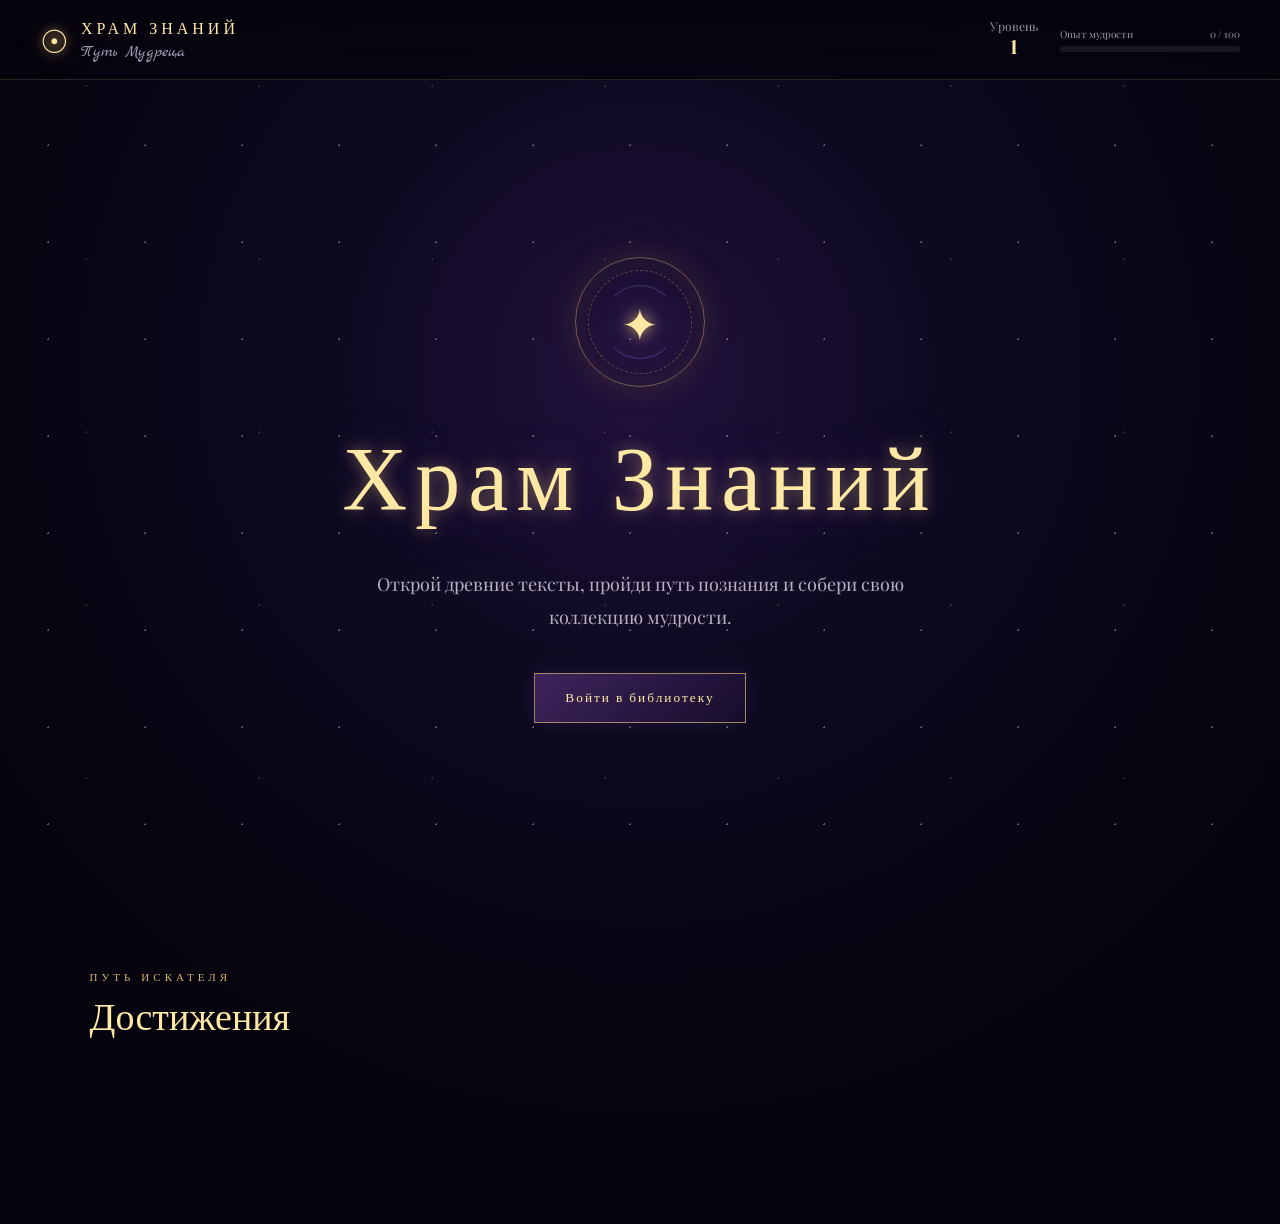
<file: Библиотека/hram-znaniy/index.html>
<!DOCTYPE html>
<html lang="ru">
<head>
    <meta charset="UTF-8">
    <meta name="viewport" content="width=device-width, initial-scale=1.0">

    <title>Храм Знаний — Путь Мудреца</title>

    <link rel="stylesheet" href="css/style.css">
</head>

<body>

    <!-- Космический фон -->
    <div id="stars"></div>
    <div id="particles"></div>

    <!-- Верхняя панель -->
    <header class="topbar">

        <div class="logo">
            <span class="logo-symbol">☉</span>
            <div>
                <div class="logo-title">ХРАМ ЗНАНИЙ</div>
                <div class="logo-subtitle">Путь Мудреца</div>
            </div>
        </div>

        <div class="player-info">

            <div class="level">
                <span>Уровень</span>
                <strong id="playerLevel">1</strong>
            </div>

            <div class="xp-container">
                <div class="xp-label">
                    <span>Опыт мудрости</span>
                    <span id="xpText">0 / 100</span>
                </div>

                <div class="xp-bar">
                    <div id="xpBar"></div>
                </div>
            </div>

        </div>

    </header>


    <!-- Главная сцена -->
    <main>

        <section class="hero">

            <div class="moon"></div>

            <div class="hero-content">

                <div class="rune-circle">
                    <span>✦</span>
                </div>

                <h1>Храм Знаний</h1>

                <p>
                    Открой древние тексты,
                    пройди путь познания
                    и собери свою коллекцию мудрости.
                </p>

                <button id="enterLibrary" class="magic-button">
                    <span>Войти в библиотеку</span>
                </button>

            </div>

        </section>


        <!-- Библиотека -->
        <section id="library" class="library hidden">

            <div class="section-heading">

                <div>
                    <div class="eyebrow">ЗАЛ ДРЕВНЕЙ МУДРОСТИ</div>
                    <h2>Библиотека</h2>
                </div>

                <button id="closeLibrary" class="small-button">
                    ← Вернуться
                </button>

            </div>


            <!-- Полка -->
            <div class="bookshelf">

                <div class="books-row" id="booksRow">
                    <!-- Книги создаются JavaScript -->
                </div>

                <div class="shelf-wood"></div>
                <div class="shelf-shadow"></div>

            </div>


            <div class="library-hint">
                Наведи курсор на книгу, чтобы пробудить её сияние
            </div>

        </section>


        <!-- Окно книги -->
        <section id="reader" class="reader hidden">

            <div class="reader-overlay"></div>

            <div class="book-reader">

                <button id="closeReader" class="reader-close">
                    ✕
                </button>


                <div class="book-cover">

                    <div class="cover-runes">
                        ✦　☾　✧　☉　✧　☾　✦
                    </div>

                    <div class="cover-symbol" id="readerSymbol">
                        ☉
                    </div>

                    <div class="cover-title" id="readerTitle">
                        Книга
                    </div>

                    <div class="cover-author" id="readerAuthor">
                        Автор
                    </div>

                    <button id="openBook" class="magic-button">
                        Открыть книгу
                    </button>

                </div>


                <!-- Разворот -->
                <div id="pages" class="pages hidden">

                    <div class="page left-page">

                        <div class="page-number" id="leftPageNumber">
                            1
                        </div>

                        <div id="leftPageText" class="page-text">
                        </div>

                    </div>


                    <div class="page right-page">

                        <div class="page-number" id="rightPageNumber">
                            2
                        </div>

                        <div id="rightPageText" class="page-text">
                        </div>

                    </div>

                </div>


                <!-- Управление чтением -->
                <div id="readerControls" class="reader-controls hidden">

                    <button id="previousPage" class="page-button">
                        ← Назад
                    </button>

                    <div class="reading-progress">

                        <span id="readingProgressText">
                            0%
                        </span>

                        <div class="reading-progress-bar">
                            <div id="readingProgressBar"></div>
                        </div>

                    </div>

                    <button id="nextPage" class="page-button">
                        Далее →
                    </button>

                </div>

            </div>

        </section>


        <!-- Панель достижений -->
        <section class="achievements">

            <div class="section-heading">
                <div>
                    <div class="eyebrow">ПУТЬ ИСКАТЕЛЯ</div>
                    <h2>Достижения</h2>
                </div>
            </div>

            <div id="achievementsList" class="achievements-grid">
            </div>

        </section>

    </main>


    <!-- Уведомление XP -->
    <div id="xpNotification" class="xp-notification">
        +<span id="xpAmount">0</span> XP
    </div>


    <!-- Скрипты -->
    <script src="js/library.js"></script>
    <script src="js/book-loader.js"></script>
    <script src="js/game.js"></script>
    <script src="js/effects.js"></script>
    <script src="js/app.js"></script>

</body>
</html>
</file>
<file: Библиотека/hram-znaniy/css/style.css>
@import url('https://fonts.googleapis.com/css2?family=Cinzel:wght@400;500;600;700&family=Marck+Script&family=Playfair+Display:wght@400;500;600&display=swap');


:root {
    --gold: #d7b56d;
    --gold-light: #ffe7a4;
    --gold-dark: #80602c;

    --purple: #321b50;
    --purple-light: #7146a1;

    --night: #05030d;
    --night-blue: #080719;

    --text: #eee7d5;
    --muted: #9b94a9;

    --page: #eee4c8;
    --page-dark: #d2c29b;
}


* {
    box-sizing: border-box;
}


html {
    scroll-behavior: smooth;
}


body {
    margin: 0;

    min-height: 100vh;

    color: var(--text);

    background:
        radial-gradient(
            circle at 50% 30%,
            #21123d 0%,
            #0d0920 30%,
            #05030d 70%
        );

    font-family: "Playfair Display", serif;

    overflow-x: hidden;
}


/* =========================
   ЗВЁЗДЫ
========================= */

#stars {
    position: fixed;
    inset: 0;

    pointer-events: none;

    background-image:
        radial-gradient(circle, rgba(255,255,255,.8) 1px, transparent 1px),
        radial-gradient(circle, rgba(215,181,109,.5) 1px, transparent 1px);

    background-size:
        97px 97px,
        173px 173px;

    animation: starsMove 35s linear infinite;

    opacity: .45;

    z-index: -3;
}


#particles {
    position: fixed;
    inset: 0;

    pointer-events: none;

    z-index: -2;
}


@keyframes starsMove {

    from {
        background-position:
            0 0,
            0 0;
    }

    to {
        background-position:
            97px 97px,
            -173px 173px;
    }
}


/* =========================
   TOPBAR
========================= */

.topbar {

    position: fixed;

    top: 0;
    left: 0;
    right: 0;

    height: 80px;

    display: flex;
    align-items: center;
    justify-content: space-between;

    padding: 0 40px;

    background:
        linear-gradient(
            180deg,
            rgba(5,3,13,.96),
            rgba(5,3,13,.65)
        );

    border-bottom: 1px solid rgba(215,181,109,.18);

    backdrop-filter: blur(12px);

    z-index: 100;
}


.logo {

    display: flex;
    align-items: center;
    gap: 12px;
}


.logo-symbol {

    font-size: 32px;

    color: var(--gold-light);

    text-shadow:
        0 0 8px #d7b56d,
        0 0 25px #8e6428;

    animation: symbolPulse 3s ease-in-out infinite;
}


@keyframes symbolPulse {

    0%,100% {
        transform: scale(1);
        opacity: .8;
    }

    50% {
        transform: scale(1.12);
        opacity: 1;
    }
}


.logo-title {

    font-family: Cinzel, serif;

    font-size: 16px;

    letter-spacing: 4px;

    color: var(--gold-light);
}


.logo-subtitle {

    font-family: "Marck Script", cursive;

    color: #aaa0ba;

    font-size: 16px;

    margin-top: 2px;
}


.player-info {

    display: flex;
    align-items: center;

    gap: 22px;
}


.level {

    display: flex;
    flex-direction: column;

    align-items: center;

    font-size: 12px;

    color: var(--muted);
}


.level strong {

    color: var(--gold-light);

    font-family: Cinzel, serif;

    font-size: 20px;
}


.xp-container {
    width: 180px;
}


.xp-label {

    display: flex;
    justify-content: space-between;

    font-size: 10px;

    color: var(--muted);

    margin-bottom: 5px;
}


.xp-bar {

    height: 6px;

    background: rgba(255,255,255,.08);

    border-radius: 20px;

    overflow: hidden;
}


#xpBar {

    height: 100%;

    width: 0%;

    background:
        linear-gradient(
            90deg,
            #7954b5,
            var(--gold-light)
        );

    box-shadow:
        0 0 12px rgba(215,181,109,.8);

    transition: width .6s ease;
}


/* =========================
   HERO
========================= */

.hero {

    min-height: 100vh;

    display: flex;
    align-items: center;
    justify-content: center;

    position: relative;

    padding-top: 80px;
}


.hero-content {

    text-align: center;

    max-width: 700px;

    padding: 40px;
}


.rune-circle {

    width: 130px;
    height: 130px;

    margin: 0 auto 35px;

    border: 1px solid rgba(215,181,109,.45);

    border-radius: 50%;

    display: flex;
    align-items: center;
    justify-content: center;

    position: relative;

    box-shadow:
        0 0 30px rgba(142,100,40,.25),
        inset 0 0 30px rgba(142,100,40,.15);

    animation:
        runeRotate 30s linear infinite,
        runeGlow 4s ease-in-out infinite;
}


.rune-circle::before,
.rune-circle::after {

    content: "";

    position: absolute;

    inset: 12px;

    border: 1px dashed rgba(215,181,109,.35);

    border-radius: 50%;
}


.rune-circle::after {

    inset: 27px;

    border-style: solid;

    border-color:
        rgba(113,70,161,.5)
        transparent
        rgba(113,70,161,.5)
        transparent;
}


.rune-circle span {

    font-size: 45px;

    color: var(--gold-light);

    text-shadow:
        0 0 15px var(--gold),
        0 0 40px #7146a1;
}


@keyframes runeRotate {
    to {
        transform: rotate(360deg);
    }
}


@keyframes runeGlow {

    0%,100% {
        box-shadow:
            0 0 25px rgba(215,181,109,.15);
    }

    50% {
        box-shadow:
            0 0 60px rgba(215,181,109,.35);
    }
}


.hero h1 {

    margin: 0;

    font-family: Cinzel, serif;

    font-size: clamp(45px, 8vw, 90px);

    font-weight: 500;

    letter-spacing: 8px;

    color: var(--gold-light);

    text-shadow:
        0 0 15px rgba(215,181,109,.5),
        0 0 50px rgba(113,70,161,.4);
}


.hero p {

    margin: 25px auto 40px;

    max-width: 550px;

    line-height: 1.8;

    color: #b8b0c3;

    font-size: 18px;
}


/* =========================
   КНОПКИ
========================= */

.magic-button {

    position: relative;

    padding: 15px 30px;

    border: 1px solid rgba(215,181,109,.7);

    background:
        linear-gradient(
            135deg,
            rgba(83,48,119,.7),
            rgba(24,14,45,.9)
        );

    color: var(--gold-light);

    font-family: Cinzel, serif;

    letter-spacing: 2px;

    cursor: pointer;

    transition: .3s;

    box-shadow:
        0 0 20px rgba(113,70,161,.2);
}


.magic-button:hover {

    transform: translateY(-3px);

    border-color: var(--gold-light);

    box-shadow:
        0 0 20px rgba(215,181,109,.3),
        0 0 50px rgba(113,70,161,.35);
}


.small-button,
.page-button {

    border: 1px solid rgba(215,181,109,.3);

    background: rgba(255,255,255,.04);

    color: var(--gold-light);

    padding: 10px 15px;

    cursor: pointer;

    font-family: inherit;

    transition: .25s;
}


.small-button:hover,
.page-button:hover {

    background: rgba(215,181,109,.12);

    border-color: var(--gold);
}


/* =========================
   БИБЛИОТЕКА
========================= */

.library {

    min-height: 100vh;

    padding:
        130px
        7%
        100px;
}


.hidden {
    display: none !important;
}


.section-heading {

    display: flex;

    align-items: center;
    justify-content: space-between;

    margin-bottom: 60px;
}


.eyebrow {

    color: var(--gold);

    font-family: Cinzel, serif;

    font-size: 11px;

    letter-spacing: 4px;

    margin-bottom: 8px;
}


.section-heading h2 {

    margin: 0;

    font-family: Cinzel, serif;

    font-size: 38px;

    font-weight: 400;

    color: var(--gold-light);
}


/* =========================
   ПОЛКА
========================= */

.bookshelf {

    position: relative;

    max-width: 1100px;

    margin: auto;

    padding:
        40px
        30px
        0;

    min-height: 350px;

    background:
        linear-gradient(
            90deg,
            rgba(40,20,15,.4),
            rgba(75,43,25,.25),
            rgba(40,20,15,.4)
        );

    border-radius: 10px 10px 0 0;

    box-shadow:
        inset 0 0 60px rgba(0,0,0,.5);
}


.books-row {

    min-height: 280px;

    display: flex;

    align-items: flex-end;
    justify-content: center;

    gap: 25px;

    padding-bottom: 28px;
}


.shelf-wood {

    height: 30px;

    position: absolute;

    bottom: 0;
    left: -20px;
    right: -20px;

    border-radius: 5px;

    background:
        linear-gradient(
            180deg,
            #714426,
            #351b11
        );

    border-top: 2px solid #a96d3d;

    box-shadow:
        0 12px 25px rgba(0,0,0,.6);
}


.shelf-shadow {

    position: absolute;

    bottom: -25px;

    left: 0;
    right: 0;

    height: 25px;

    background: rgba(0,0,0,.35);

    filter: blur(10px);
}


/* =========================
   КНИГИ
========================= */

.book {

    width: 135px;
    height: 240px;

    position: relative;

    cursor: pointer;

    transform-origin: bottom center;

    transition:
        transform .4s cubic-bezier(.2,.8,.2,1),
        filter .4s;
}


.book:hover {

    transform:
        translateY(-18px)
        rotate(-1deg)
        scale(1.04);

    filter:
        drop-shadow(
            0 0 18px rgba(215,181,109,.65)
        );
}


.book-spine {

    position: absolute;

    inset: 0;

    border-radius: 5px 9px 9px 5px;

    display: flex;
    align-items: center;
    justify-content: center;

    padding: 12px;

    writing-mode: vertical-rl;

    font-family: Cinzel, serif;

    letter-spacing: 2px;

    color: #f9e8b0;

    border-left: 5px solid rgba(0,0,0,.3);

    box-shadow:
        inset -5px 0 12px rgba(0,0,0,.25),
        5px 10px 20px rgba(0,0,0,.4);
}


.book-symbol {

    position: absolute;

    bottom: 15px;

    left: 50%;

    transform: translateX(-50%);

    font-size: 25px;

    color: rgba(255,235,170,.8);
}


.library-hint {

    text-align: center;

    margin-top: 60px;

    color: var(--muted);

    font-size: 14px;
}


/* =========================
   READER
========================= */

.reader {

    position: fixed;

    inset: 0;

    z-index: 200;

    display: flex;

    align-items: center;
    justify-content: center;

    padding: 40px;
}


.reader-overlay {

    position: absolute;

    inset: 0;

    background:
        radial-gradient(
            circle,
            rgba(53,28,80,.65),
            rgba(3,2,8,.97)
        );

    backdrop-filter: blur(12px);
}


.book-reader {

    position: relative;

    width: min(1100px, 95vw);

    min-height: 650px;

    z-index: 1;

    display: flex;

    align-items: center;
    justify-content: center;
}


.reader-close {

    position: absolute;

    right: -15px;
    top: -15px;

    width: 42px;
    height: 42px;

    border-radius: 50%;

    border: 1px solid var(--gold);

    background: #120a20;

    color: var(--gold-light);

    cursor: pointer;

    z-index: 20;
}


/* =========================
   ОБЛОЖКА
========================= */

.book-cover {

    width: 420px;

    min-height: 560px;

    padding: 50px 35px;

    display: flex;

    flex-direction: column;

    align-items: center;
    justify-content: center;

    text-align: center;

    background:
        radial-gradient(
            circle at center,
            #4a286d,
            #1b0e2c 70%
        );

    border:
        8px double rgba(215,181,109,.65);

    box-shadow:
        0 30px 80px rgba(0,0,0,.7),
        0 0 60px rgba(113,70,161,.25);

    transition: transform .9s ease;
}


.book-cover.opened {

    transform:
        perspective(1000px)
        rotateY(-110deg);

    transform-origin: left center;
}


.cover-runes {

    color: var(--gold);

    letter-spacing: 5px;

    margin-bottom: 60px;
}


.cover-symbol {

    font-size: 75px;

    color: var(--gold-light);

    text-shadow:
        0 0 20px var(--gold),
        0 0 60px #7146a1;

    margin-bottom: 35px;
}


.cover-title {

    font-family: Cinzel, serif;

    font-size: 30px;

    color: var(--gold-light);

    line-height: 1.4;
}


.cover-author {

    margin-top: 15px;

    color: #aaa0b8;
}


/* =========================
   СТРАНИЦЫ
========================= */

.pages {

    position: absolute;

    width: 100%;

    display: flex;

    perspective: 1500px;

    animation: pagesAppear .8s ease;
}


@keyframes pagesAppear {

    from {
        opacity: 0;
        transform: scale(.9);
    }

    to {
        opacity: 1;
        transform: scale(1);
    }
}


.page {

    width: 50%;

    min-height: 560px;

    padding: 55px 60px;

    position: relative;

    color: #3b3022;

    background:
        linear-gradient(
            90deg,
            #e0d3b0,
            #f3e9ca,
            #dfd0a9
        );

    box-shadow:
        inset 0 0 35px rgba(70,45,15,.15);
}


.left-page {

    border-radius: 8px 0 0 8px;

    border-right: 1px solid rgba(70,50,20,.2);
}


.right-page {

    border-radius: 0 8px 8px 0;
}


.page-text {

    line-height: 1.85;

    font-size: 17px;

    white-space: pre-line;
}


.page-number {

    position: absolute;

    bottom: 20px;

    left: 0;
    right: 0;

    text-align: center;

    color: #887a5c;

    font-size: 12px;
}


/* =========================
   CONTROLS
========================= */

.reader-controls {

    position: absolute;

    bottom: -60px;

    left: 50%;

    transform: translateX(-50%);

    width: 80%;

    display: flex;

    align-items: center;

    gap: 20px;
}


.reading-progress {

    flex: 1;

    text-align: center;

    color: var(--gold-light);

    font-size: 12px;
}


.reading-progress-bar {

    height: 4px;

    margin-top: 7px;

    background: rgba(255,255,255,.1);
}


#readingProgressBar {

    height: 100%;

    width: 0%;

    background: var(--gold);

    transition: width .5s ease;

    box-shadow:
        0 0 10px var(--gold);
}


/* =========================
   ДОСТИЖЕНИЯ
========================= */

.achievements {

    padding:
        70px
        7%
        120px;
}


.achievements-grid {

    display: grid;

    grid-template-columns:
        repeat(auto-fit, minmax(220px, 1fr));

    gap: 20px;
}


.achievement {

    padding: 25px;

    border: 1px solid rgba(215,181,109,.12);

    background: rgba(255,255,255,.025);

    transition: .3s;
}


.achievement.unlocked {

    border-color:
        rgba(215,181,109,.45);

    box-shadow:
        0 0 25px rgba(215,181,109,.08);
}


.achievement-icon {

    font-size: 35px;

    margin-bottom: 15px;

    filter: grayscale(1);

    opacity: .4;
}


.achievement.unlocked
.achievement-icon {

    filter: none;

    opacity: 1;

    text-shadow:
        0 0 15px var(--gold);
}


.achievement-title {

    color: var(--gold-light);

    font-family: Cinzel, serif;

    margin-bottom: 7px;
}


.achievement-description {

    color: var(--muted);

    font-size: 13px;

    line-height: 1.5;
}


/* =========================
   XP NOTIFICATION
========================= */

.xp-notification {

    position: fixed;

    left: 50%;
    top: 50%;

    transform:
        translate(-50%, -50%)
        scale(.7);

    opacity: 0;

    pointer-events: none;

    color: var(--gold-light);

    font-family: Cinzel, serif;

    font-size: 35px;

    text-shadow:
        0 0 15px var(--gold),
        0 0 40px #7146a1;

    z-index: 500;
}


.xp-notification.show {

    animation: xpPop 1.4s ease forwards;
}


@keyframes xpPop {

    0% {
        opacity: 0;
        transform:
            translate(-50%, -50%)
            scale(.6);
    }

    20% {
        opacity: 1;
        transform:
            translate(-50%, -70%)
            scale(1.1);
    }

    100% {
        opacity: 0;
        transform:
            translate(-50%, -140%)
            scale(1);
    }
}


/* =========================
   МОБИЛЬНАЯ ВЕРСИЯ
========================= */

@media (max-width: 750px) {

    .topbar {

        height: 65px;

        padding: 0 15px;
    }


    .logo-title {

        font-size: 11px;

        letter-spacing: 2px;
    }


    .logo-subtitle {

        font-size: 13px;
    }


    .xp-container {

        width: 100px;
    }


    .hero h1 {

        letter-spacing: 3px;

        font-size: 43px;
    }


    .hero p {

        font-size: 15px;
    }


    .library {

        padding:
            100px
            20px
            70px;
    }


    .bookshelf {

        padding: 30px 10px 0;
    }


    .books-row {

        flex-wrap: wrap;

        min-height: auto;

        gap: 15px;
    }


    .book {

        width: 90px;

        height: 170px;
    }


    .book-reader {

        min-height: 500px;
    }


    .book-cover {

        width: 85vw;

        min-height: 500px;
    }


    .pages {

        flex-direction: column;
    }


    .page {

        width: 100%;

        min-height: 300px;

        padding: 30px;
    }


    .left-page {

        border-radius: 8px 8px 0 0;
    }


    .right-page {

        border-radius: 0 0 8px 8px;
    }


    .reader-controls {

        width: 95%;

        bottom: -70px;
    }

}
/* ==========================================
   ВСПЛЫВАЮЩЕЕ ДОСТИЖЕНИЕ
========================================== */

.achievement-popup {

    position: fixed;

    top: 105px;
    right: 30px;

    width: 330px;

    display: flex;

    gap: 18px;

    padding: 20px;

    background:
        linear-gradient(
            135deg,
            rgba(48,27,70,.97),
            rgba(12,7,24,.97)
        );

    border:
        1px solid rgba(215,181,109,.6);

    box-shadow:
        0 20px 60px rgba(0,0,0,.6),
        0 0 30px rgba(113,70,161,.3);

    transform:
        translateX(120%);

    opacity: 0;

    transition:
        transform .5s cubic-bezier(.2,.8,.2,1),
        opacity .5s ease;

    z-index: 1000;
}


.achievement-popup.show {

    transform:
        translateX(0);

    opacity: 1;
}


.achievement-popup-icon {

    width: 50px;
    height: 50px;

    flex-shrink: 0;

    display: flex;
    align-items: center;
    justify-content: center;

    font-size: 30px;

    border:
        1px solid rgba(215,181,109,.5);

    color:
        var(--gold-light);

    box-shadow:
        0 0 20px rgba(215,181,109,.2);
}


.achievement-popup-label {

    font-family: Cinzel, serif;

    font-size: 9px;

    letter-spacing: 3px;

    color: var(--gold);

    margin-bottom: 5px;
}


.achievement-popup-title {

    font-family: Cinzel, serif;

    color: var(--gold-light);

    font-size: 17px;

    margin-bottom: 5px;
}


.achievement-popup-description {

    color: #aaa0b8;

    font-size: 12px;

    line-height: 1.4;
}


@media (max-width: 600px) {

    .achievement-popup {

        right: 15px;
        left: 15px;

        width: auto;

    }

}
</file>
